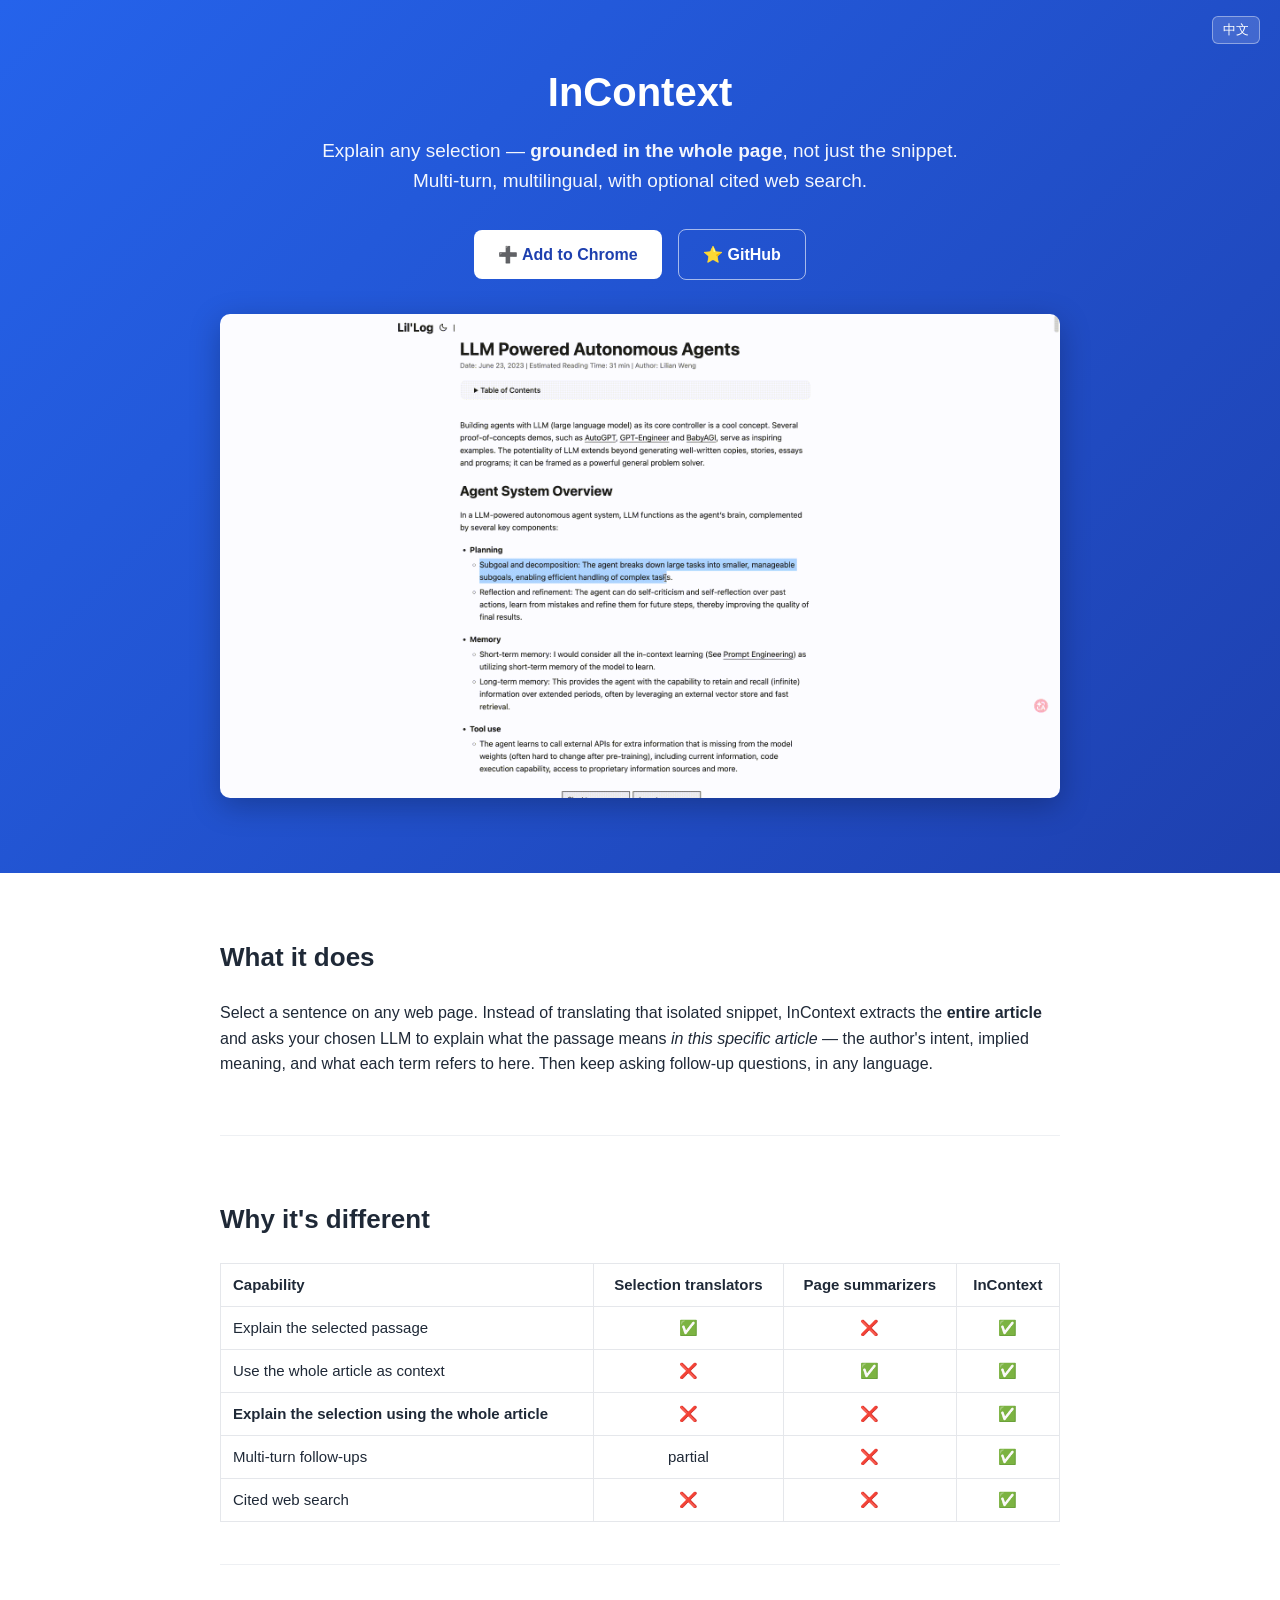
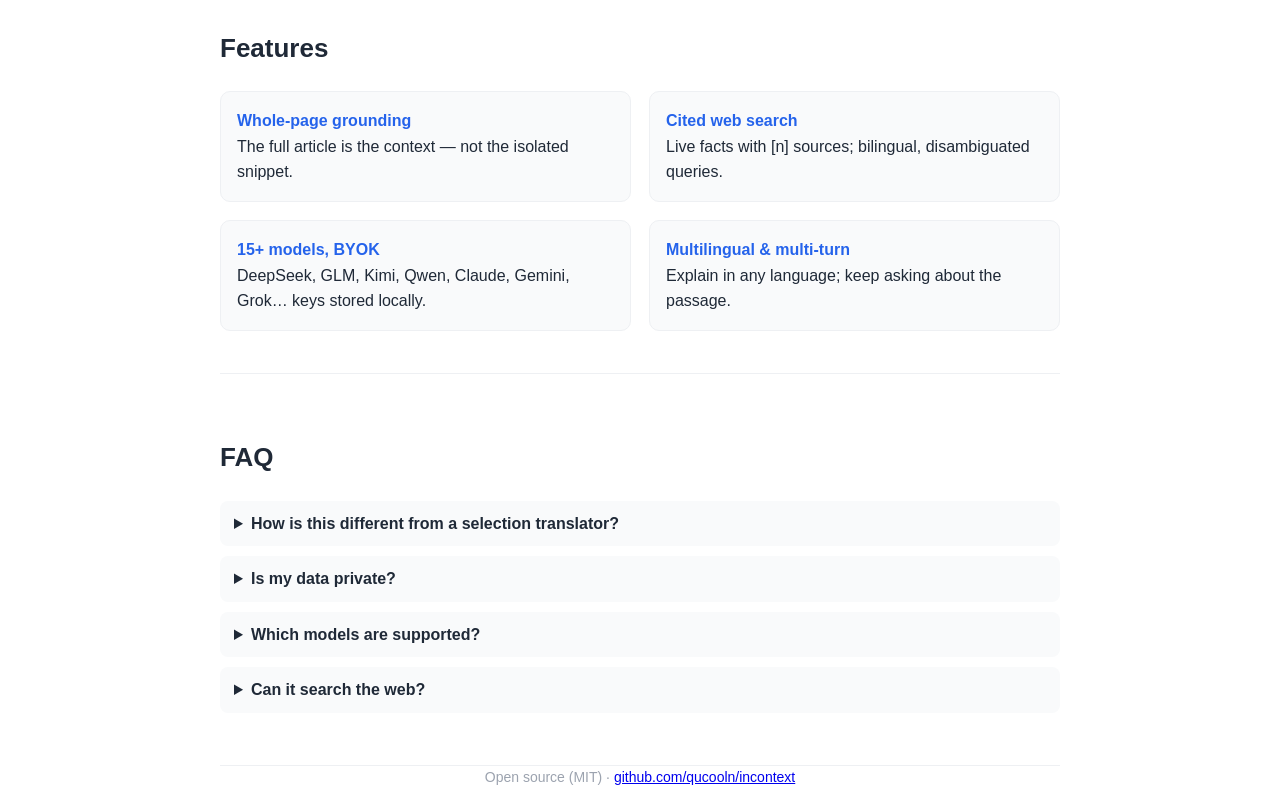
<file: docs/index.html>
<!DOCTYPE html>
<html lang="en">
<head>
<meta charset="UTF-8" />
<meta name="viewport" content="width=device-width, initial-scale=1.0" />
<title>InContext — Explain any selection, grounded in the whole page | AI reading assistant 划词释义</title>
<meta name="description" content="InContext is a Chrome extension that explains selected text based on your LLM's understanding of the whole article — not just the snippet. Multi-turn, any language, optional cited web search, 15+ models, bring your own key. 基于全文理解的划词释义 Chrome 插件。" />
<link rel="canonical" href="https://qucooln.github.io/incontext/" />
<meta name="keywords" content="explain selected text AI, web reading assistant, chrome extension explain selection, 划词AI解释, 基于全文 解释, grounded explanation, LLM reading helper, BYOK chrome extension, DeepSeek Claude GLM extension" />

<meta property="og:type" content="website" />
<meta property="og:title" content="InContext — Explain any selection, grounded in the whole page" />
<meta property="og:description" content="Explain selected text using the whole article as context. Multi-turn, multilingual, cited web search, 15+ LLMs, BYOK." />
<meta property="og:url" content="https://qucooln.github.io/incontext/" />
<meta property="og:image" content="https://qucooln.github.io/incontext/demo.gif" />
<meta name="twitter:card" content="summary_large_image" />

<script type="application/ld+json">
{
  "@context": "https://schema.org",
  "@type": "SoftwareApplication",
  "name": "InContext",
  "applicationCategory": "BrowserApplication",
  "operatingSystem": "Chrome",
  "offers": { "@type": "Offer", "price": "0", "priceCurrency": "USD" },
  "description": "A Chrome extension that explains selected text based on the LLM's understanding of the entire article, with multi-turn follow-ups, multilingual output, and optional cited web search. Bring your own key; 15+ model providers.",
  "url": "https://qucooln.github.io/incontext/",
  "downloadUrl": "https://github.com/qucooln/incontext",
  "license": "https://opensource.org/licenses/MIT",
  "author": { "@type": "Person", "name": "JasonWish" }
}
</script>
<script type="application/ld+json">
{
  "@context": "https://schema.org",
  "@type": "FAQPage",
  "mainEntity": [
    { "@type": "Question", "name": "How is InContext different from a selection translator?",
      "acceptedAnswer": { "@type": "Answer", "text": "Selection translators send only the highlighted snippet to the model. InContext first extracts the whole article and uses it as context, so it explains what the selection means in this specific article — the author's intent, implied meaning, and what terms refer to here." } },
    { "@type": "Question", "name": "Is my data private?",
      "acceptedAnswer": { "@type": "Answer", "text": "Yes. InContext is bring-your-own-key. Your API key and conversations stay in your browser's local storage and are never sent to any third party other than the model and search endpoints you configure yourself." } },
    { "@type": "Question", "name": "Which AI models does InContext support?",
      "acceptedAnswer": { "@type": "Answer", "text": "Any OpenAI-compatible endpoint plus native Anthropic Claude — 15+ presets including DeepSeek, GLM, Kimi, Qwen, Doubao, OpenAI, Gemini, Grok, Mistral, Groq, OpenRouter and SiliconFlow." } },
    { "@type": "Question", "name": "Can InContext search the web?",
      "acceptedAnswer": { "@type": "Answer", "text": "Yes, optionally. A search engine (Serper, SerpAPI, or Tavily) fetches live data and your main model writes the answer with cited [n] sources." } }
  ]
}
</script>
<style>
  * { box-sizing: border-box; }
  body { margin:0; font-family:-apple-system,BlinkMacSystemFont,"Segoe UI","PingFang SC",sans-serif; color:#1f2937; line-height:1.6; }
  .wrap { max-width: 880px; margin: 0 auto; padding: 0 20px; }
  header { background: linear-gradient(135deg,#2563eb,#1e40af); color:#fff; padding:60px 0 52px; text-align:center; position:relative; }
  header h1 { font-size: 40px; margin:0 0 12px; }
  header p.sub { font-size: 19px; opacity:.95; max-width:700px; margin:0 auto 26px; }
  .cta { display:inline-block; background:#fff; color:#1e40af; font-weight:600; padding:12px 24px; border-radius:8px; text-decoration:none; margin:6px; }
  .cta.ghost { background:transparent; color:#fff; border:1px solid rgba(255,255,255,.6); }
  .langswitch { position:absolute; top:16px; right:20px; }
  .langswitch button { background:rgba(255,255,255,.15); color:#fff; border:1px solid rgba(255,255,255,.4); border-radius:6px; padding:4px 10px; cursor:pointer; font-size:13px; }
  section { padding: 42px 0; border-bottom:1px solid #eef0f3; }
  h2 { font-size: 26px; }
  table { width:100%; border-collapse:collapse; margin-top:16px; font-size:15px; }
  th,td { border:1px solid #e5e7eb; padding:9px 12px; text-align:center; }
  th:first-child, td:first-child { text-align:left; }
  .feat { display:grid; grid-template-columns:1fr 1fr; gap:18px; }
  .feat div { background:#f9fafb; border:1px solid #eef0f3; border-radius:10px; padding:16px; }
  .feat b { color:#2563eb; }
  details { margin:10px 0; background:#f9fafb; border-radius:8px; padding:10px 14px; }
  summary { font-weight:600; cursor:pointer; }
  footer { text-align:center; color:#9ca3af; padding:32px 0; font-size:14px; }
  .demo img { max-width:100%; border-radius:10px; box-shadow:0 8px 30px rgba(0,0,0,.25); }
  [data-lang] { display:none; }
  body.en [data-lang="en"] { display:revert; }
  body.zh [data-lang="zh"] { display:revert; }
  body.en .feat[data-lang="en"], body.zh .feat[data-lang="zh"] { display:grid; }
  @media(max-width:640px){ .feat{grid-template-columns:1fr;} header h1{font-size:30px;} }
</style>
</head>
<body class="en">
<header>
  <div class="langswitch"><button id="lang-toggle">中文</button></div>
  <div class="wrap">
    <h1>InContext</h1>
    <p class="sub" data-lang="en">Explain any selection — <strong>grounded in the whole page</strong>, not just the snippet. Multi‑turn, multilingual, with optional cited web search.</p>
    <p class="sub" data-lang="zh">划选任意一段，<strong>基于整篇文章的理解</strong>来解释——不是孤立翻译。支持多轮追问、多语种、可联网并标注来源。</p>
    <a class="cta" href="https://chromewebstore.google.com/detail/incontext/kgafinomgkgjedolciacaclobeodfkei"><span data-lang="en">➕ Add to Chrome</span><span data-lang="zh">➕ 添加到 Chrome</span></a>
    <a class="cta ghost" href="https://github.com/qucooln/incontext">⭐ GitHub</a>
    <p class="demo" style="margin-top:28px"><img src="demo.gif" alt="InContext demo — explain selected text grounded in the whole article" /></p>
  </div>
</header>

<main class="wrap">
  <section>
    <h2><span data-lang="en">What it does</span><span data-lang="zh">它做什么</span></h2>
    <p data-lang="en">Select a sentence on any web page. Instead of translating that isolated snippet, InContext extracts the <strong>entire article</strong> and asks your chosen LLM to explain what the passage means <em>in this specific article</em> — the author's intent, implied meaning, and what each term refers to here. Then keep asking follow‑up questions, in any language.</p>
    <p data-lang="zh">在任意网页划选一句话。InContext 不是翻译那孤立的一段，而是先抽取<strong>整篇文章</strong>，让你选的大模型解释这段在<em>这篇文章里</em>到底什么意思——作者意图、隐含信息、每个术语在此处的真实所指。然后可用任意语言继续追问。</p>
  </section>

  <section>
    <h2><span data-lang="en">Why it's different</span><span data-lang="zh">为什么不一样</span></h2>
    <table data-lang="en">
      <tr><th>Capability</th><th>Selection translators</th><th>Page summarizers</th><th>InContext</th></tr>
      <tr><td>Explain the selected passage</td><td>✅</td><td>❌</td><td>✅</td></tr>
      <tr><td>Use the whole article as context</td><td>❌</td><td>✅</td><td>✅</td></tr>
      <tr><td><strong>Explain the selection using the whole article</strong></td><td>❌</td><td>❌</td><td>✅</td></tr>
      <tr><td>Multi‑turn follow‑ups</td><td>partial</td><td>❌</td><td>✅</td></tr>
      <tr><td>Cited web search</td><td>❌</td><td>❌</td><td>✅</td></tr>
    </table>
    <table data-lang="zh">
      <tr><th>能力</th><th>划词翻译</th><th>全文总结</th><th>InContext</th></tr>
      <tr><td>解释选中段</td><td>✅</td><td>❌</td><td>✅</td></tr>
      <tr><td>拿整篇文章当上下文</td><td>❌</td><td>✅</td><td>✅</td></tr>
      <tr><td><strong>用整篇文章来解释选中段</strong></td><td>❌</td><td>❌</td><td>✅</td></tr>
      <tr><td>多轮追问</td><td>部分</td><td>❌</td><td>✅</td></tr>
      <tr><td>联网搜索 + 来源</td><td>❌</td><td>❌</td><td>✅</td></tr>
    </table>
  </section>

  <section>
    <h2><span data-lang="en">Features</span><span data-lang="zh">功能</span></h2>
    <div class="feat" data-lang="en">
      <div><b>Whole‑page grounding</b><br>The full article is the context — not the isolated snippet.</div>
      <div><b>Cited web search</b><br>Live facts with [n] sources; bilingual, disambiguated queries.</div>
      <div><b>15+ models, BYOK</b><br>DeepSeek, GLM, Kimi, Qwen, Claude, Gemini, Grok… keys stored locally.</div>
      <div><b>Multilingual & multi‑turn</b><br>Explain in any language; keep asking about the passage.</div>
    </div>
    <div class="feat" data-lang="zh">
      <div><b>基于全文</b><br>整篇文章是上下文，不是孤立片段。</div>
      <div><b>联网带来源</b><br>实时信息 + [n] 来源；检索词中英双语、自动消歧。</div>
      <div><b>15+ 模型，自带 key</b><br>DeepSeek、GLM、Kimi、通义、Claude、Gemini、Grok… key 只存本地。</div>
      <div><b>多语 & 多轮</b><br>任意语言解释；就这段持续追问。</div>
    </div>
  </section>

  <section>
    <h2>FAQ</h2>
    <div data-lang="en">
      <details><summary>How is this different from a selection translator?</summary><p>Translators send only the snippet. InContext uses the whole article as context to explain what the passage means here.</p></details>
      <details><summary>Is my data private?</summary><p>Yes — bring‑your‑own‑key. Keys and conversations stay in your browser; page text goes only to the endpoint you configure. No backend of ours.</p></details>
      <details><summary>Which models are supported?</summary><p>Any OpenAI‑compatible endpoint plus native Anthropic Claude — 15+ presets.</p></details>
      <details><summary>Can it search the web?</summary><p>Optionally — a search engine fetches data, your model writes the cited answer.</p></details>
    </div>
    <div data-lang="zh">
      <details><summary>和划词翻译有什么不同？</summary><p>翻译只发选中片段。InContext 拿整篇文章当上下文，解释这段在此处的真正含义。</p></details>
      <details><summary>隐私安全吗？</summary><p>安全——自带 key。key 和对话只存浏览器；网页正文只发往你配置的接口，我们没有后端。</p></details>
      <details><summary>支持哪些模型？</summary><p>任意 OpenAI 兼容接口 + 原生 Anthropic Claude，15+ 预设。</p></details>
      <details><summary>能联网吗？</summary><p>可选——搜索引擎取数据，你的模型作答并标注来源。</p></details>
    </div>
  </section>
</main>

<footer class="wrap">
  Open source (MIT) · <a href="https://github.com/qucooln/incontext">github.com/qucooln/incontext</a>
</footer>

<script>
  (function () {
    var saved = localStorage.getItem("ic-lang");
    var lang = saved || (navigator.language && navigator.language.toLowerCase().startsWith("zh") ? "zh" : "en");
    apply(lang);
    document.getElementById("lang-toggle").addEventListener("click", function () {
      apply(document.body.classList.contains("zh") ? "en" : "zh");
    });
    function apply(l) {
      document.body.classList.remove("en", "zh");
      document.body.classList.add(l);
      document.documentElement.lang = l === "zh" ? "zh-CN" : "en";
      document.getElementById("lang-toggle").textContent = l === "zh" ? "EN" : "中文";
      localStorage.setItem("ic-lang", l);
    }
  })();
</script>
</body>
</html>
</file>
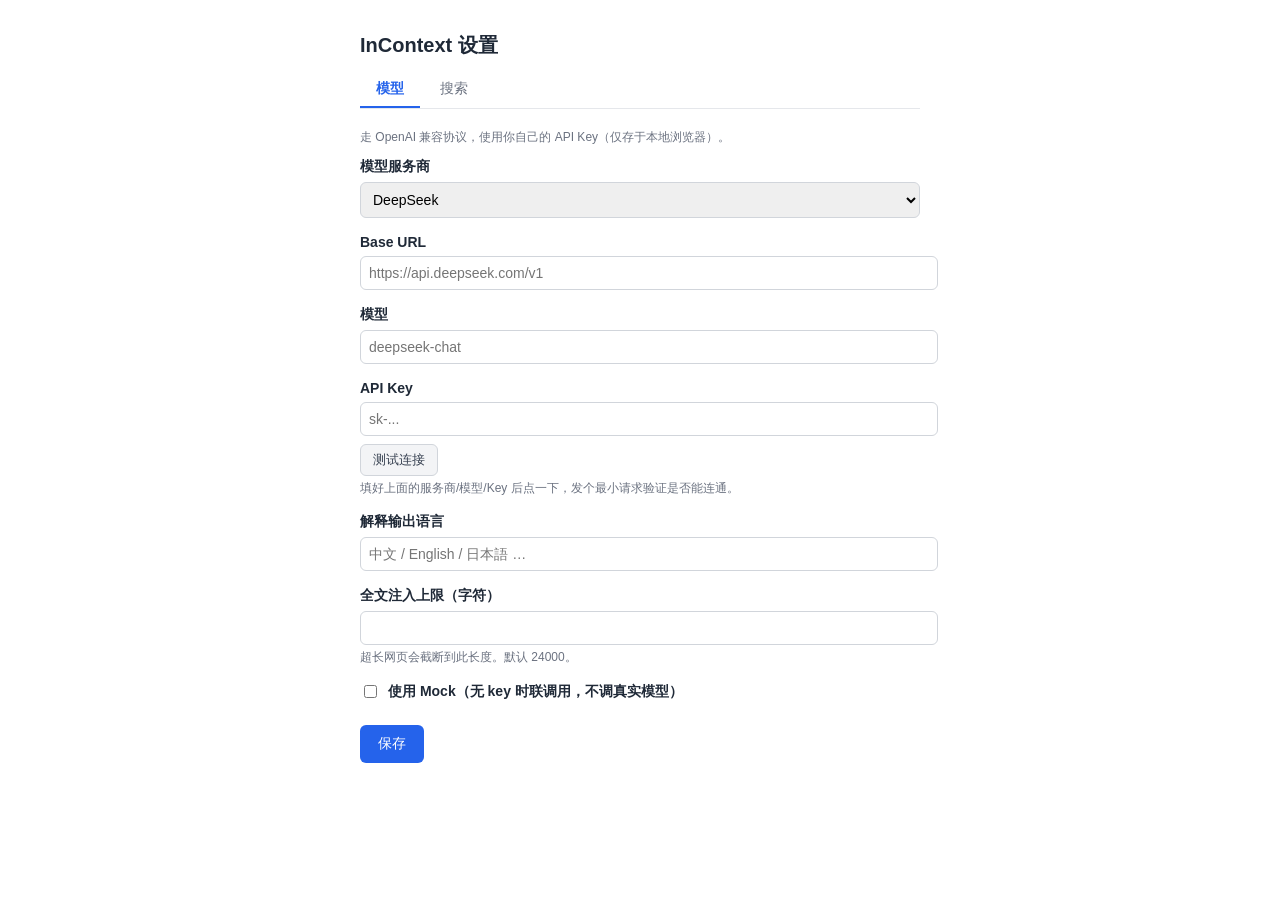
<file: src/options.html>
<!DOCTYPE html>
<html lang="zh-CN">
  <head>
    <meta charset="UTF-8" />
    <title>InContext 设置</title>
    <style>
      body { font-family: -apple-system, "PingFang SC", sans-serif; max-width: 560px; margin: 32px auto; padding: 0 20px; color: #1f2937; }
      h1 { font-size: 20px; }
      .tabs { display: flex; gap: 4px; border-bottom: 1px solid #e5e7eb; margin-bottom: 20px; }
      .tab { padding: 8px 16px; cursor: pointer; border: none; background: none; font-size: 14px; color: #6b7280; border-bottom: 2px solid transparent; }
      .tab.active { color: #2563eb; border-bottom-color: #2563eb; font-weight: 600; }
      .panel { display: none; }
      .panel.active { display: block; }
      .field { margin-bottom: 16px; }
      label { display: block; font-weight: 600; margin-bottom: 6px; font-size: 14px; }
      input[type=text], input[type=password], input[type=number], select { width: 100%; padding: 8px; border: 1px solid #d1d5db; border-radius: 6px; font-size: 14px; }
      .hint { font-size: 12px; color: #6b7280; margin-top: 4px; }
      .hint a { color: #2563eb; }
      .row { display: flex; align-items: center; gap: 8px; }
      .row input[type=checkbox], .row input[type=radio] { width: auto; }
      .radio-line { display: flex; align-items: center; gap: 8px; margin-bottom: 8px; }
      .radio-line.disabled { opacity: .45; }
      button#save { background: #2563eb; color: #fff; border: none; border-radius: 6px; padding: 10px 18px; font-size: 14px; cursor: pointer; margin-top: 8px; }
      button#save:hover { background: #1d4ed8; }
      #status { margin-left: 12px; color: #16a34a; font-size: 13px; }
    </style>
  </head>
  <body>
    <h1>InContext 设置</h1>

    <div class="tabs">
      <button class="tab active" data-tab="model">模型</button>
      <button class="tab" data-tab="search">搜索</button>
    </div>

    <!-- 模型 -->
    <div class="panel active" id="panel-model">
      <p class="hint">走 OpenAI 兼容协议，使用你自己的 API Key（仅存于本地浏览器）。</p>
      <div class="field">
        <label for="provider">模型服务商</label>
        <select id="provider"></select>
      </div>
      <div class="field">
        <label for="baseURL">Base URL</label>
        <input id="baseURL" type="text" placeholder="https://api.deepseek.com/v1" />
      </div>
      <div class="field">
        <label for="model">模型</label>
        <input id="model" type="text" placeholder="deepseek-chat" />
      </div>
      <div class="field">
        <label for="apiKey">API Key</label>
        <input id="apiKey" type="password" placeholder="sk-..." />
        <div style="margin-top:8px">
          <button id="test-model" type="button" style="background:#f3f4f6;color:#374151;border:1px solid #d1d5db;border-radius:6px;padding:6px 12px;font-size:13px;cursor:pointer">测试连接</button>
          <span id="test-model-status" style="margin-left:10px;font-size:13px"></span>
        </div>
        <p class="hint">填好上面的服务商/模型/Key 后点一下，发个最小请求验证是否能连通。</p>
      </div>
      <div class="field">
        <label for="targetLang">解释输出语言</label>
        <input id="targetLang" type="text" placeholder="中文 / English / 日本語 …" />
      </div>
      <div class="field">
        <label for="maxArticleChars">全文注入上限（字符）</label>
        <input id="maxArticleChars" type="number" />
        <p class="hint">超长网页会截断到此长度。默认 24000。</p>
      </div>
      <div class="field row">
        <input id="useMock" type="checkbox" />
        <label for="useMock" style="margin:0">使用 Mock（无 key 时联调用，不调真实模型）</label>
      </div>
    </div>

    <!-- 搜索 -->
    <div class="panel" id="panel-search">
      <p class="hint">侧栏点「🔍 联网」时：先用搜索引擎拿实时资料，再由「模型」页配置的主模型结合全文生成答案并标注来源。搜索只取数据，答案仍出自主模型。填了哪家的 key 才能选哪家；都没填则无法联网。</p>
      <div class="field row">
        <input id="searchEnabled" type="checkbox" />
        <label for="searchEnabled" style="margin:0">默认开启「联网」开关</label>
      </div>

      <div class="field">
        <label>使用的搜索引擎</label>
        <div class="radio-line" id="line-serper">
          <input type="radio" name="searchProvider" id="prov-serper" value="serper" />
          <label for="prov-serper" style="margin:0;font-weight:400">Serper（serper.dev · Google）</label>
        </div>
        <div class="radio-line" id="line-serpapi">
          <input type="radio" name="searchProvider" id="prov-serpapi" value="serpapi" />
          <label for="prov-serpapi" style="margin:0;font-weight:400">SerpAPI（serpapi.com · Google）</label>
        </div>
        <div class="radio-line" id="line-tavily">
          <input type="radio" name="searchProvider" id="prov-tavily" value="tavily" />
          <label for="prov-tavily" style="margin:0;font-weight:400">Tavily（LLM 友好）</label>
        </div>
      </div>

      <div class="field">
        <label for="serperApiKey">Serper API Key</label>
        <input id="serperApiKey" type="password" placeholder="serper.dev 的 key" />
        <p class="hint">去 <a href="https://serper.dev" target="_blank">serper.dev</a> 注册，免费 2500 次。（注意别和 serpapi.com 搞混）</p>
      </div>
      <div class="field">
        <label for="serpapiApiKey">SerpAPI API Key</label>
        <input id="serpapiApiKey" type="password" placeholder="serpapi.com 的 key" />
        <p class="hint">去 <a href="https://serpapi.com" target="_blank">serpapi.com</a> 注册，免费 100 次/月。</p>
      </div>
      <div class="field">
        <label for="tavilyApiKey">Tavily API Key</label>
        <input id="tavilyApiKey" type="password" placeholder="tavily.com 的 key" />
        <p class="hint">去 <a href="https://tavily.com" target="_blank">tavily.com</a> 注册，免费 1000/月。</p>
      </div>
    </div>

    <button id="save">保存</button>
    <span id="status"></span>

    <script type="module" src="options.js"></script>
  </body>
</html>
</file>
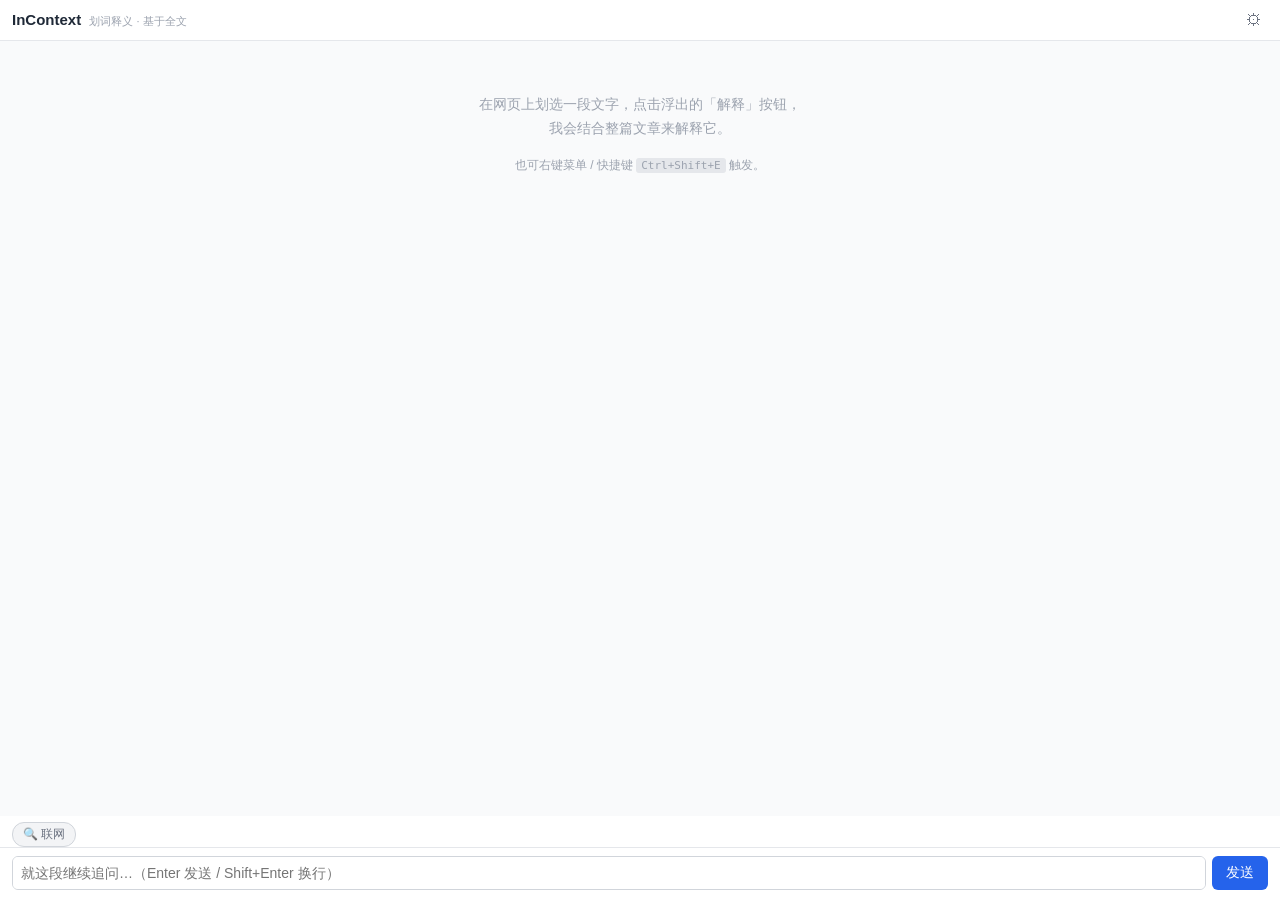
<file: src/sidepanel.html>
<!DOCTYPE html>
<html lang="zh-CN">
  <head>
    <meta charset="UTF-8" />
    <meta name="viewport" content="width=device-width, initial-scale=1.0" />
    <title>InContext</title>
    <link rel="stylesheet" href="sidepanel.css" />
  </head>
  <body>
    <header class="ic-header">
      <div class="ic-title">InContext <span class="ic-sub">划词释义 · 基于全文</span></div>
      <button id="ic-settings" class="ic-icon-btn" title="设置">⚙</button>
    </header>

    <div id="ic-selection" class="ic-selection" hidden></div>

    <main id="ic-messages" class="ic-messages">
      <div class="ic-empty">
        <p>在网页上划选一段文字，点击浮出的「解释」按钮，<br />我会结合整篇文章来解释它。</p>
        <p class="ic-hint">也可右键菜单 / 快捷键 <kbd>Ctrl+Shift+E</kbd> 触发。</p>
      </div>
    </main>

    <div class="ic-toolbar">
      <button id="ic-search-toggle" class="ic-toggle" title="开启后借 GLM 联网搜索回答">🔍 联网</button>
    </div>
    <footer class="ic-footer">
      <textarea id="ic-input" rows="1" placeholder="就这段继续追问…（Enter 发送 / Shift+Enter 换行）"></textarea>
      <button id="ic-send" class="ic-send">发送</button>
    </footer>

    <script type="module" src="sidepanel.js"></script>
  </body>
</html>
</file>
<file: src/sidepanel.css>
* { box-sizing: border-box; }
html, body {
  margin: 0;
  height: 100%;
  font-family: -apple-system, BlinkMacSystemFont, "Segoe UI", "PingFang SC", "Microsoft YaHei", sans-serif;
  font-size: 14px;
  color: #1f2937;
  background: #f9fafb;
}
body { display: flex; flex-direction: column; height: 100vh; }

.ic-header {
  display: flex; align-items: center; justify-content: space-between;
  padding: 10px 12px; background: #fff; border-bottom: 1px solid #e5e7eb;
}
.ic-title { font-weight: 600; font-size: 15px; }
.ic-sub { font-weight: 400; font-size: 11px; color: #9ca3af; margin-left: 4px; }
.ic-icon-btn { border: none; background: none; font-size: 16px; cursor: pointer; color: #6b7280; }
.ic-icon-btn:hover { color: #2563eb; }

.ic-selection {
  margin: 8px 12px 0; padding: 8px 10px; background: #eff6ff;
  border-left: 3px solid #2563eb; border-radius: 4px;
  font-size: 13px; color: #1e40af; max-height: 84px; overflow-y: auto; white-space: pre-wrap;
}

.ic-messages { flex: 1; overflow-y: auto; padding: 12px; }
.ic-empty { color: #9ca3af; text-align: center; margin-top: 40px; line-height: 1.7; }
.ic-hint { font-size: 12px; margin-top: 12px; }
kbd { background: #e5e7eb; border-radius: 3px; padding: 1px 5px; font-size: 11px; }

.ic-msg { margin-bottom: 14px; }
.ic-msg.user .ic-bubble { background: #2563eb; color: #fff; margin-left: 28px; }
.ic-msg.assistant .ic-bubble { background: #fff; border: 1px solid #e5e7eb; }
.ic-bubble {
  padding: 8px 12px; border-radius: 8px; line-height: 1.6; word-break: break-word;
}
.ic-bubble p { margin: 0 0 8px; }
.ic-bubble p:last-child { margin-bottom: 0; }
.ic-bubble h1,.ic-bubble h2,.ic-bubble h3,.ic-bubble h4 { margin: 6px 0; font-size: 14px; }
.ic-bubble ul { margin: 4px 0; padding-left: 18px; }
.ic-bubble code { background: #f3f4f6; padding: 1px 4px; border-radius: 3px; font-size: 12px; }
.ic-bubble pre { background: #1f2937; color: #f9fafb; padding: 8px; border-radius: 6px; overflow-x: auto; }
.ic-bubble pre code { background: none; color: inherit; }
.ic-role { font-size: 11px; color: #9ca3af; margin-bottom: 3px; }
.ic-cite { color: #2563eb; font-weight: 600; font-size: 10px; padding: 0 1px; }
.ic-bubble hr { border: none; border-top: 1px solid #e5e7eb; margin: 10px 0; }
.ic-cursor::after { content: "▌"; color: #2563eb; animation: blink 1s steps(1) infinite; }
@keyframes blink { 50% { opacity: 0; } }
.ic-error { color: #dc2626; font-size: 13px; }

.ic-toolbar {
  display: flex; gap: 6px; padding: 6px 12px 0; background: #fff;
}
.ic-toggle {
  font: inherit; font-size: 12px; padding: 3px 10px; border-radius: 12px;
  border: 1px solid #d1d5db; background: #f3f4f6; color: #6b7280; cursor: pointer;
}
.ic-toggle.on { background: #2563eb; border-color: #2563eb; color: #fff; }
.ic-toggle.disabled { opacity: .5; }

.ic-footer {
  display: flex; gap: 6px; padding: 8px 12px 10px; background: #fff; border-top: 1px solid #e5e7eb;
}
#ic-input {
  flex: 1; resize: none; border: 1px solid #d1d5db; border-radius: 6px; padding: 8px;
  font: inherit; max-height: 120px;
}
#ic-input:focus { outline: none; border-color: #2563eb; }
.ic-send {
  border: none; background: #2563eb; color: #fff; border-radius: 6px; padding: 0 14px;
  cursor: pointer; font: inherit;
}
.ic-send:hover { background: #1d4ed8; }
.ic-send:disabled { background: #93c5fd; cursor: default; }
</file>
